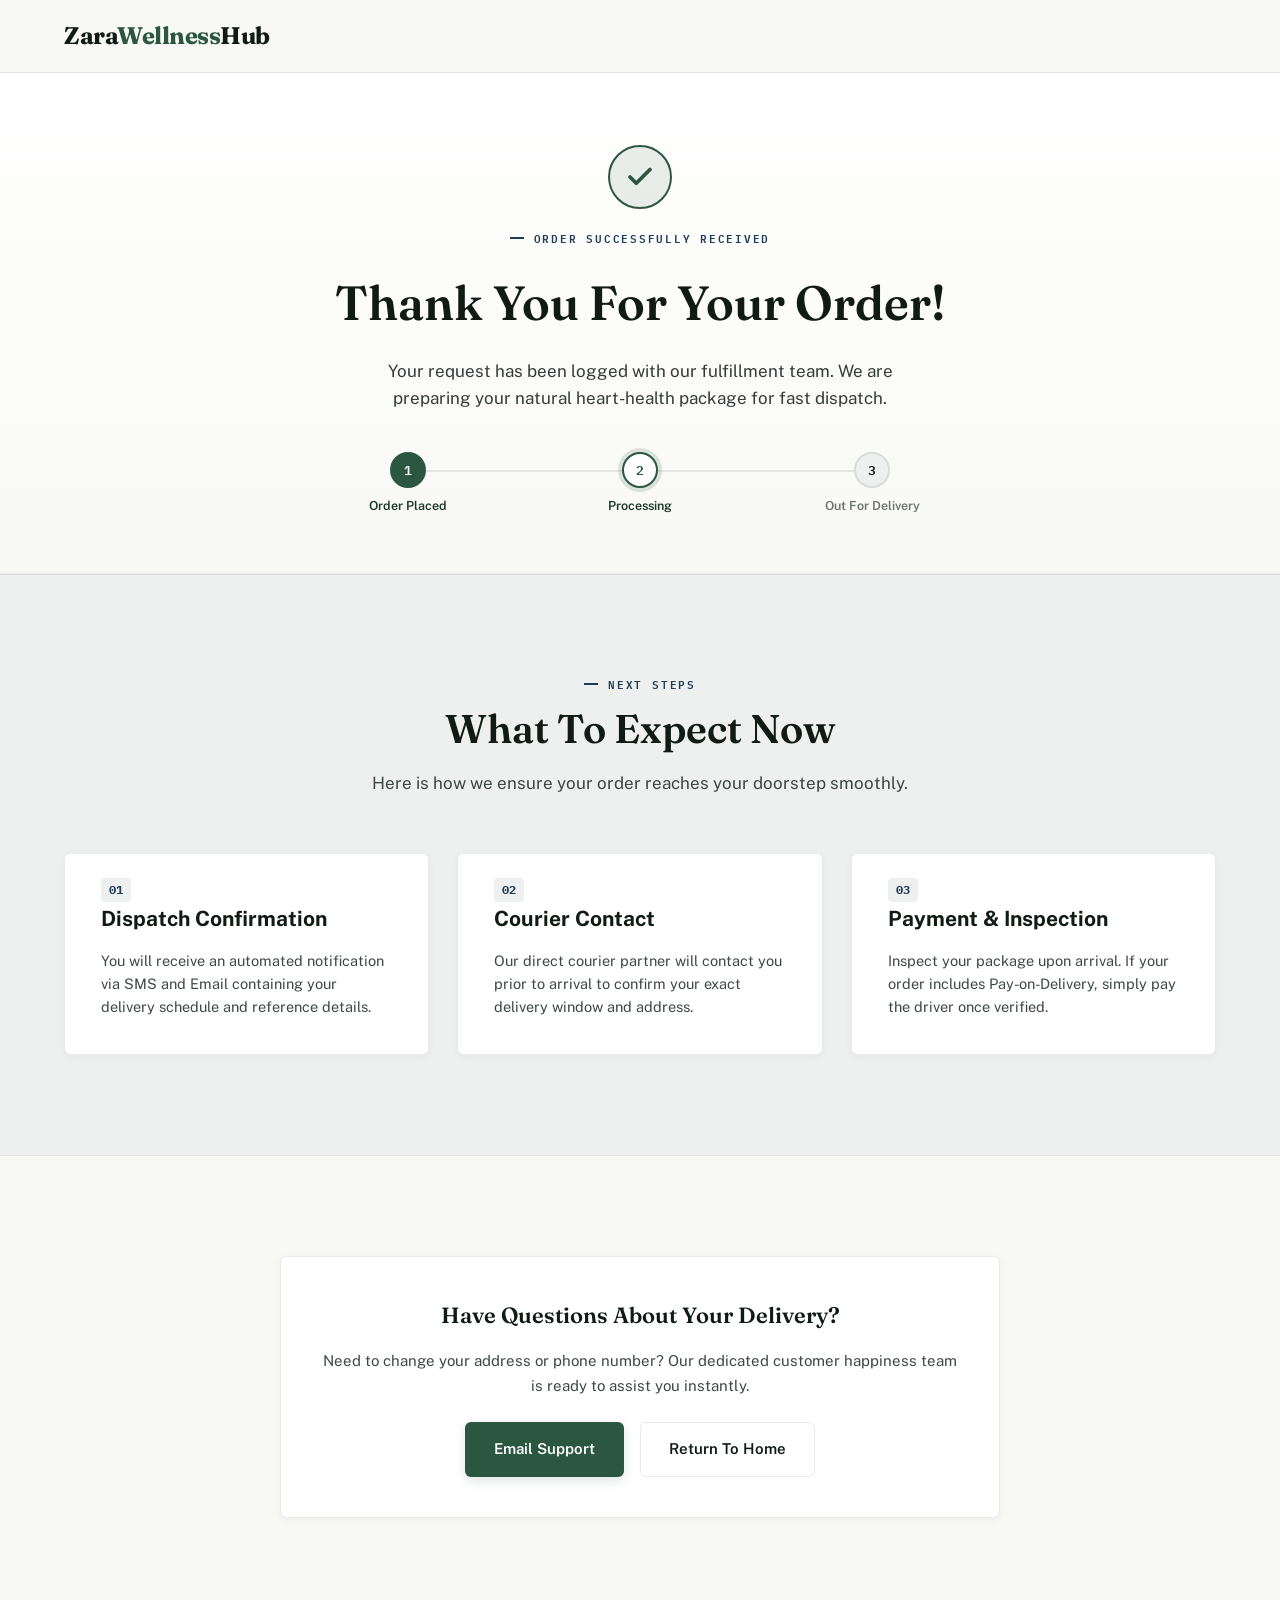
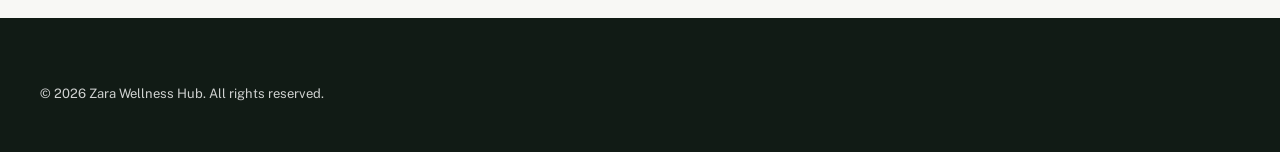
<file: thank-you.html>
<!doctype html>
<html lang="en">
  <head>
    <meta charset="UTF-8" />
    <meta name="viewport" content="width=device-width, initial-scale=1.0" />
    <title>Order Confirmed | Zara Wellness Hub</title>
    <meta
      name="description"
      content="Thank you for your order with Zara Wellness Hub. Your natural blood pressure formula is being prepared."
    />

    <!-- ============================================================
     FONTS
     ============================================================ -->
    <link rel="preconnect" href="https://fonts.googleapis.com" />
    <link rel="preconnect" href="https://fonts.gstatic.com" crossorigin />
    <link
      href="https://fonts.googleapis.com/css2?family=Fraunces:opsz,wght@400;500;600;700&family=Public+Sans:wght@400;500;600;700&family=IBM+Plex+Mono:wght@400;500;600&display=swap"
      rel="stylesheet"
    />
    <link rel="stylesheet" href="styles.css" />
  </head>
  <body class="thank-you-page">
    <!-- HEADER -->
    <header class="site">
      <div class="wrap site-bar">
        <div class="brand">Zara<span>Wellness</span>Hub</div>
      </div>
    </header>

    <!-- THANK YOU HERO -->
    <section class="thank-you-hero">
      <div class="wrap">
        <div class="success-badge">
          <svg
            viewBox="0 0 24 24"
            fill="none"
            stroke="currentColor"
            stroke-width="3"
            stroke-linecap="round"
            stroke-linejoin="round"
          >
            <title>check mark</title>
            <polyline points="20 6 9 17 4 12"></polyline>
          </svg>
        </div>
        <div class="eyebrow" style="justify-content: center">
          Order Successfully Received
        </div>
        <h1>Thank You For Your Order!</h1>
        <p class="thank-you-lede">
          Your request has been logged with our fulfillment team. We are
          preparing your natural heart-health package for fast dispatch.
        </p>

        <!-- PROGRESS BAR TRACKER -->
        <div class="order-progress-tracker">
          <div class="step completed">
            <div class="step-dot">1</div>
            <span>Order Placed</span>
          </div>
          <div class="step active">
            <div class="step-dot">2</div>
            <span>Processing</span>
          </div>
          <div class="step">
            <div class="step-dot">3</div>
            <span>Out For Delivery</span>
          </div>
        </div>
      </div>
    </section>

    <!-- WHAT HAPPENS NEXT GRID -->
    <section class="info-section alternate-bg">
      <div class="section-head">
        <div class="eyebrow" style="justify-content: center">Next Steps</div>
        <h2>What To Expect Now</h2>
        <p>Here is how we ensure your order reaches your doorstep smoothly.</p>
      </div>

      <div class="modern-card-grid column-3">
        <div class="modern-card order-step-card">
          <span class="step-number">01</span>
          <h3>Dispatch Confirmation</h3>
          <p>
            You will receive an automated notification via SMS and Email
            containing your delivery schedule and reference details.
          </p>
        </div>

        <div class="modern-card order-step-card">
          <span class="step-number">02</span>
          <h3>Courier Contact</h3>
          <p>
            Our direct courier partner will contact you prior to arrival to
            confirm your exact delivery window and address.
          </p>
        </div>

        <div class="modern-card order-step-card">
          <span class="step-number">03</span>
          <h3>Payment & Inspection</h3>
          <p>
            Inspect your package upon arrival. If your order includes
            Pay-on-Delivery, simply pay the driver once verified.
          </p>
        </div>
      </div>
    </section>

    <!-- SUPPORT / HELP CONTAINER -->
    <section class="info-section">
      <div class="wrap">
        <div class="order-support-box">
          <h3>Have Questions About Your Delivery?</h3>
          <p>
            Need to change your address or phone number? Our dedicated customer
            happiness team is ready to assist you instantly.
          </p>
          <div class="support-actions">
            <a href="mailto:support@zarawellnesshub.com" class="btn btn-primary"
              >Email Support</a
            >
            <a href="index.html" class="btn btn-ghost">Return To Home</a>
          </div>
        </div>
      </div>
    </section>

    <!-- FOOTER -->
    <footer class="site-footer">
      <div class="footer-base">
        <span>
          © <span id="year"></span> Zara Wellness Hub. All rights reserved.
        </span>
      </div>
    </footer>

    <script>
      (() => {
        document.getElementById("year").textContent = new Date().getFullYear();
      })();
    </script>
  </body>
</html>
</file>
<file: styles.css>
/* ============================================================
 DESIGN TOKENS (Refactored for Medical/Clinical Authority)
 ============================================================ */
:root {
	--ink: #111b15; /* ultra-deep pine-charcoal for medical text authority */
	--paper: #f8f8f5; /* clean, high-contrast, premium clinical light-gray */
	--paper-2: #ffffff; /* pure stark white for high-end educational panels */
	--paper-3: #edf0ee; /* subtle midtone tint for structured layouts */
	--botanical: #2b5740; /* deep clinical trust-green — secondary accent */
	--botanical-d: #1a3828; /* authoritative dark green for crisp hover typography */
	--clinical-blue: #1e3d59; /* Mayo/Cleveland clinic aesthetic accent */
	--danger-soft: #fbf2f0; /* soft diagnostic red backdrop for hazard zones */
	--danger-border: #d9534f; /* crisp red accent line for symptom callouts */
	--warning-soft: #fdfaf2; /* soft warning backdrop */
	--warning-border: #f0ad4e; /* subtle amber indicator line */
	--line: rgba(17, 27, 21, 0.09);
	--shadow-sm: 0 2px 8px rgba(17, 27, 21, 0.04);
	--shadow-md: 0 8px 24px rgba(17, 27, 21, 0.06);

	--font-display: "Fraunces", Georgia, serif;
	--font-body: "Public Sans", -apple-system, BlinkMacSystemFont, sans-serif;
	--font-mono: "IBM Plex Mono", ui-monospace, monospace;

	--radius: 6px;
	--container: 1200px;
}

* {
	box-sizing: border-box;
}
html {
	scroll-behavior: smooth;
}
body {
	margin: 0;
	background: var(--paper);
	color: var(--ink);
	font-family: var(--font-body);
	line-height: 1.65;
	-webkit-font-smoothing: antialiased;
}
img {
	max-width: 100%;
	display: block;
}
a {
	color: inherit;
}
:focus-visible {
	outline: 2px solid var(--botanical);
	outline-offset: 3px;
}

.wrap {
	max-width: var(--container);
	margin: 0 auto;
	padding: 0 24px;
}

.eyebrow {
	font-family: var(--font-mono);
	font-size: 11px;
	letter-spacing: 0.16em;
	text-transform: uppercase;
	color: var(--clinical-blue);
	display: flex;
	align-items: center;
	gap: 10px;
	font-weight: 600;
}
.eyebrow::before {
	content: "";
	width: 14px;
	height: 2px;
	background: var(--clinical-blue);
}

h1,
h2,
h3,
h4 {
	font-family: var(--font-display);
	margin: 0;
	font-weight: 600;
	color: var(--ink);
}

/* ============================================================
 HEADER & CLINICAL NAVIGATION
 ============================================================ */
header.site {
	position: sticky;
	top: 0;
	z-index: 40;
	background: rgba(248, 248, 245, 0.96);
	backdrop-filter: blur(12px);
	border-bottom: 1px solid var(--line);
}
.site-bar {
	max-width: var(--container);
	margin: 0 auto;
	display: flex;
	align-items: center;
	justify-content: space-between;
	padding: 16px 24px;
}
.brand {
	font-family: var(--font-display);
	font-size: 24px;
	font-weight: 700;
	letter-spacing: -0.02em;
}
.brand span {
	color: var(--botanical);
}
nav.site {
	display: flex;
	align-items: center;
}
nav.site a {
	text-decoration: none;
	font-size: 14px;
	font-weight: 500;
	margin-left: 32px;
	color: var(--ink);
	opacity: 0.8;
	transition: opacity 0.2s ease;
}
nav.site a:hover {
	opacity: 1;
	color: var(--clinical-blue);
}
nav.site a.nav-cta {
	background: var(--clinical-blue);
	color: #fff;
	padding: 8px 16px;
	border-radius: var(--radius);
	opacity: 1;
}
nav.site a.nav-cta:hover {
	background: var(--ink);
	color: #fff;
}
@media (max-width: 768px) {
	nav.site {
		display: none;
	}
}

/* ============================================================
 RENEWED EDUCATIONAL HERO
 ============================================================ */
.hero {
	max-width: var(--container);
	margin: 0 auto;
	padding: 80px 24px;
	display: grid;
	grid-template-columns: 1.1fr 0.9fr;
	gap: 64px;
	align-items: center;
}
@media (max-width: 960px) {
	.hero {
		grid-template-columns: 1fr;
		padding: 48px 24px;
		gap: 40px;
	}
}

.hero-copy h1 {
	font-size: clamp(36px, 4.2vw, 52px);
	line-height: 1.15;
	margin: 16px 0 20px;
	font-weight: 700;
}
.hero-copy p.lede {
	font-size: 17.5px;
	max-width: 52ch;
	opacity: 0.85;
	margin: 0 0 32px;
	line-height: 1.65;
}
.hero-cta-row {
	display: flex;
	gap: 16px;
	flex-wrap: wrap;
	align-items: center;
}

.btn {
	display: inline-flex;
	align-items: center;
	gap: 8px;
	padding: 14px 28px;
	border-radius: var(--radius);
	font-weight: 600;
	font-size: 15px;
	text-decoration: none;
	cursor: pointer;
	border: 1px solid transparent;
	transition:
		transform 0.15s ease,
		background-color 0.15s ease,
		box-shadow 0.15s ease;
}
.btn:hover {
	transform: translateY(-1px);
}
.btn-primary {
	background: var(--botanical);
	color: #fff;
	box-shadow: 0 4px 12px rgba(43, 87, 64, 0.15);
}
.btn-primary:hover {
	background: var(--botanical-d);
}
.btn-ghost {
	background: transparent;
	border-color: var(--line);
	color: var(--ink);
}
.btn-ghost:hover {
	border-color: var(--ink);
	background: rgba(17, 27, 21, 0.02);
}

.trust-row {
	display: flex;
	gap: 24px;
	margin-top: 36px;
	font-size: 11px;
	font-family: var(--font-mono);
	letter-spacing: 0.08em;
	opacity: 0.65;
	flex-wrap: wrap;
}

/* Clinical Video Component Frame */
.hero-visual .video-frame {
	box-shadow: var(--shadow-md);
}
.video-frame {
	position: relative;
	border-radius: var(--radius);
	overflow: hidden;
	border: 1px solid var(--line);
	aspect-ratio: 16 / 9;
	background: #000;
}
.video-frame video {
	width: 100%;
	height: 100%;
	object-fit: cover;
}
.video-frame .vf-caption {
	position: absolute;
	left: 16px;
	bottom: 14px;
	font-family: var(--font-mono);
	font-size: 11px;
	color: #fff;
	opacity: 0.9;
	background: rgba(17, 27, 21, 0.85);
	padding: 6px 12px;
	border-radius: var(--radius);
	backdrop-filter: blur(4px);
}

/* ============================================================
 STRUCTURED INFORMATION SECTIONS & CARD LAYOUTS
 ============================================================ */
.info-section {
	padding: 100px 0;
	border-top: 1px solid var(--line);
}
.info-section.alternate-bg {
	background: var(--paper-3);
}
@media (max-width: 768px) {
	.info-section {
		padding: 64px 0;
	}
}

.section-head {
	max-width: 72ch;
	margin: 0 auto 56px;
	text-align: center;
	padding: 0 24px;
}
.section-head h2 {
	font-size: clamp(28px, 3.2vw, 40px);
	margin: 12px 0 16px;
	line-height: 1.2;
}
.section-head p {
	opacity: 0.8;
	font-size: 17px;
	line-height: 1.6;
}

/* Premium Card Architecture Matrix */
.modern-card-grid {
	max-width: var(--container);
	margin: 0 auto;
	padding: 0 24px;
	display: grid;
	gap: 28px;
}
.modern-card-grid.column-2 {
	grid-template-columns: repeat(2, 1fr);
}
.modern-card-grid.column-3 {
	grid-template-columns: repeat(3, 1fr);
}
.modern-card-grid.column-4 {
	grid-template-columns: repeat(4, 1fr);
}

@media (max-width: 960px) {
	.modern-card-grid.column-3,
	.modern-card-grid.column-4 {
		grid-template-columns: repeat(2, 1fr);
	}
}
@media (max-width: 640px) {
	.modern-card-grid.column-2,
	.modern-card-grid.column-3,
	.modern-card-grid.column-4 {
		grid-template-columns: 1fr;
	}
}

.modern-card {
	background: var(--paper-2);
	border: 1px solid var(--line);
	border-radius: var(--radius);
	padding: 36px;
	box-shadow: var(--shadow-sm);
	transition:
		transform 0.2s ease,
		box-shadow 0.2s ease;
}
.modern-card:hover {
	transform: translateY(-2px);
	box-shadow: var(--shadow-md);
}
.modern-card .card-icon {
	font-size: 28px;
	margin-bottom: 16px;
}
.modern-card h3 {
	font-size: 21px;
	margin-bottom: 12px;
	font-family: var(--font-body);
	font-weight: 700;
}
.modern-card h4 {
	font-size: 19px;
	margin-bottom: 10px;
	font-family: var(--font-body);
	font-weight: 700;
	color: var(--clinical-blue);
}
.modern-card p {
	margin: 0;
	font-size: 14.5px;
	opacity: 0.8;
	line-height: 1.6;
}

/* Risk & Diagnostics Status Layout Modifications */
.modern-card.danger-accent {
	border-left: 4px solid var(--danger-border);
	background: var(--danger-soft);
}
.modern-card.warning-accent {
	border-left: 4px solid var(--warning-border);
	background: var(--warning-soft);
}
.bullet-list-styled {
	margin: 16px 0 0;
	padding-left: 20px;
	font-size: 14px;
	opacity: 0.9;
}
.bullet-list-styled li {
	margin-bottom: 8px;
	line-height: 1.5;
}

/* ============================================================
 5. SUPPLEMENT INTEGRATION (Clinical/Subtle Footprint)
 ============================================================ */
.supplement-integration-panel {
	max-width: 860px;
	margin: 56px auto 0;
	padding: 0 24px;
}
.sip-content {
	background: var(--paper-2);
	border: 1px solid var(--line);
	border-radius: var(--radius);
	padding: 40px;
	box-shadow: var(--shadow-sm);
	text-align: center;
	position: relative;
}
.sip-content::before {
	content: "";
	position: absolute;
	top: 0;
	left: 50%;
	transform: translateX(-50%);
	width: 80px;
	height: 3px;
	background: var(--botanical);
}
.sip-content h3 {
	font-size: 24px;
	margin: 12px 0 14px;
}
.sip-content p {
	font-size: 15px;
	opacity: 0.85;
	line-height: 1.65;
	margin: 0;
}

/* ============================================================
 7. PREMIUM TESTIMONIAL CARDS
 ============================================================ */
.testimonial-card {
	background: var(--paper-2);
	border: 1px solid var(--line);
	border-radius: var(--radius);
	padding: 36px;
	box-shadow: var(--shadow-sm);
	display: flex;
	flex-direction: column;
	justify-content: space-between;
}
.testimonial-card .quote {
	font-family: var(--font-display);
	font-size: 16.5px;
	line-height: 1.6;
	margin: 0 0 24px;
	font-style: italic;
	opacity: 0.9;
}
.testimonial-card .author {
	font-family: var(--font-mono);
	font-size: 12px;
	letter-spacing: 0.04em;
	color: var(--botanical);
	font-weight: 600;
}

/* ============================================================
 8. CLINICAL FAQ ACCORDION STRUCTURE
 ============================================================ */
.faq-container {
	max-width: 780px;
	margin: 0 auto;
	padding: 0 24px;
	display: flex;
	flex-direction: column;
	gap: 20px;
}
.faq-item {
	background: var(--paper-2);
	border: 1px solid var(--line);
	border-radius: var(--radius);
	padding: 28px;
}
.faq-item h4 {
	font-family: var(--font-body);
	font-weight: 600;
	font-size: 16px;
	margin-bottom: 10px;
	color: var(--clinical-blue);
}
.faq-item p {
	margin: 0;
	font-size: 14.5px;
	opacity: 0.8;
	line-height: 1.6;
}

/* ============================================================
 9. LEAD INTEGRATION CONSOLE
 ============================================================ */
.form-section {
	padding: 96px 24px;
	border-top: 1px solid var(--line);
	background: var(--paper-3);
}
.form-shell {
	max-width: 600px;
	margin: 0 auto;
	background: var(--paper-2);
	border: 1px solid var(--line);
	padding: 48px;
	border-radius: var(--radius);
	box-shadow: var(--shadow-md);
}
@media (max-width: 640px) {
	.form-shell {
		padding: 28px 20px;
	}
}
.form-shell .section-head {
	padding: 0;
	margin-bottom: 32px;
	text-align: left;
}
form.lead-form {
	display: grid;
	gap: 20px;
}
.field {
	display: flex;
	flex-direction: column;
	gap: 6px;
}
.field label {
	font-size: 13px;
	font-weight: 600;
	color: var(--ink);
}
.field input {
	padding: 14px;
	border: 1px solid var(--line);
	border-radius: var(--radius);
	font-family: var(--font-body);
	font-size: 15px;
	background: var(--paper);
	color: var(--ink);
	transition:
		border-color 0.2s ease,
		background-color 0.2s ease;
}
.field input:focus {
	border-color: var(--clinical-blue);
	background: #fff;
	outline: none;
}
.form-note {
	font-size: 11.5px;
	opacity: 0.65;
	margin: 4px 0 0;
	line-height: 1.5;
}
#form-status {
	font-family: var(--font-mono);
	font-size: 12px;
	font-weight: 500;
	min-height: 20px;
}

/* ============================================================
 10. CLINICAL DISCLOSURE FOOTER
 ============================================================ */
footer.site-footer {
	background: var(--ink);
	color: #fff;
	padding: 64px 24px 48px;
	font-size: 13px;
	border-top: 1px solid var(--line);
}
.footer-base {
	max-width: var(--container);
	margin: 0 auto;
	display: flex;
	justify-content: space-between;
	align-items: center;
	flex-wrap: wrap;
	gap: 20px;
	opacity: 0.8;
}
.footer-links {
	display: flex;
	gap: 24px;
}
.footer-links a {
	text-decoration: none;
	color: #fff;
	opacity: 0.7;
	transition: opacity 0.2s ease;
}
.footer-links a:hover {
	opacity: 1;
}
@media (max-width: 640px) {
	.footer-base {
		flex-direction: column;
		text-align: center;
	}
	.footer-links {
		justify-content: center;
	}
}

/* ============================================================
 THANK YOU PAGE SPECIFIC STYLES
 ============================================================ */

.thank-you-page {
	background: var(--paper);
}

/* Thank You Hero Styling */
.thank-you-hero {
	padding: 72px 24px 56px;
	text-align: center;
	background: linear-gradient(180deg, var(--paper-2) 0%, var(--paper) 100%);
	border-bottom: 1px solid var(--line);
}

.thank-you-hero h1 {
	font-size: clamp(32px, 4vw, 48px);
	margin: 16px 0 16px;
	color: var(--ink);
}

.thank-you-lede {
	font-size: 17px;
	max-width: 58ch;
	margin: 0 auto 40px;
	opacity: 0.85;
	line-height: 1.6;
}

/* Success Checkmark Badge */
.success-badge {
	width: 64px;
	height: 64px;
	background: rgba(43, 87, 64, 0.1);
	border: 2px solid var(--botanical);
	color: var(--botanical);
	border-radius: 50%;
	display: flex;
	align-items: center;
	justify-content: center;
	margin: 0 auto 20px;
}
.success-badge svg {
	width: 30px;
	height: 30px;
}

/* Order Step Progress Bar */
.order-progress-tracker {
	display: flex;
	justify-content: center;
	align-items: center;
	max-width: 680px;
	margin: 0 auto;
	position: relative;
	gap: 16px;
}

.order-progress-tracker::before {
	content: "";
	position: absolute;
	top: 18px;
	left: 15%;
	right: 15%;
	height: 2px;
	background: var(--line);
	z-index: 1;
}

.order-progress-tracker .step {
	position: relative;
	z-index: 2;
	display: flex;
	flex-direction: column;
	align-items: center;
	gap: 8px;
	flex: 1;
}

.order-progress-tracker .step-dot {
	width: 36px;
	height: 36px;
	border-radius: 50%;
	background: var(--paper-3);
	border: 2px solid var(--line);
	color: var(--ink);
	font-family: var(--font-mono);
	font-size: 13px;
	font-weight: 600;
	display: flex;
	align-items: center;
	justify-content: center;
	transition: all 0.3s ease;
}

.order-progress-tracker .step span {
	font-size: 12.5px;
	font-weight: 600;
	opacity: 0.6;
	font-family: var(--font-body);
}

.order-progress-tracker .step.completed .step-dot {
	background: var(--botanical);
	border-color: var(--botanical);
	color: #fff;
}

.order-progress-tracker .step.active .step-dot {
	background: var(--paper-2);
	border-color: var(--botanical);
	color: var(--botanical);
	box-shadow: 0 0 0 4px rgba(43, 87, 64, 0.15);
}

.order-progress-tracker .step.active span,
.order-progress-tracker .step.completed span {
	opacity: 1;
	color: var(--botanical-d);
}

/* Numbered Step Cards */
.order-step-card {
	position: relative;
	padding-top: 48px;
}

.order-step-card .step-number {
	position: absolute;
	top: 24px;
	left: 36px;
	font-family: var(--font-mono);
	font-size: 12px;
	font-weight: 700;
	color: var(--clinical-blue);
	background: var(--paper-3);
	padding: 2px 8px;
	border-radius: 4px;
}

/* Support Box */
.order-support-box {
	max-width: 720px;
	margin: 0 auto;
	background: var(--paper-2);
	border: 1px solid var(--line);
	border-radius: var(--radius);
	padding: 40px;
	text-align: center;
	box-shadow: var(--shadow-sm);
}

.order-support-box h3 {
	font-size: 22px;
	margin-bottom: 12px;
}

.order-support-box p {
	font-size: 15px;
	opacity: 0.8;
	margin-bottom: 24px;
}

.support-actions {
	display: flex;
	justify-content: center;
	gap: 16px;
	flex-wrap: wrap;
}

@media (max-width: 640px) {
	.order-progress-tracker {
		flex-direction: column;
		gap: 20px;
	}
	.order-progress-tracker::before {
		display: none;
	}
	.order-progress-tracker .step {
		flex-direction: row;
		width: 100%;
		justify-content: flex-start;
		padding-left: 20%;
	}
}
</file>
